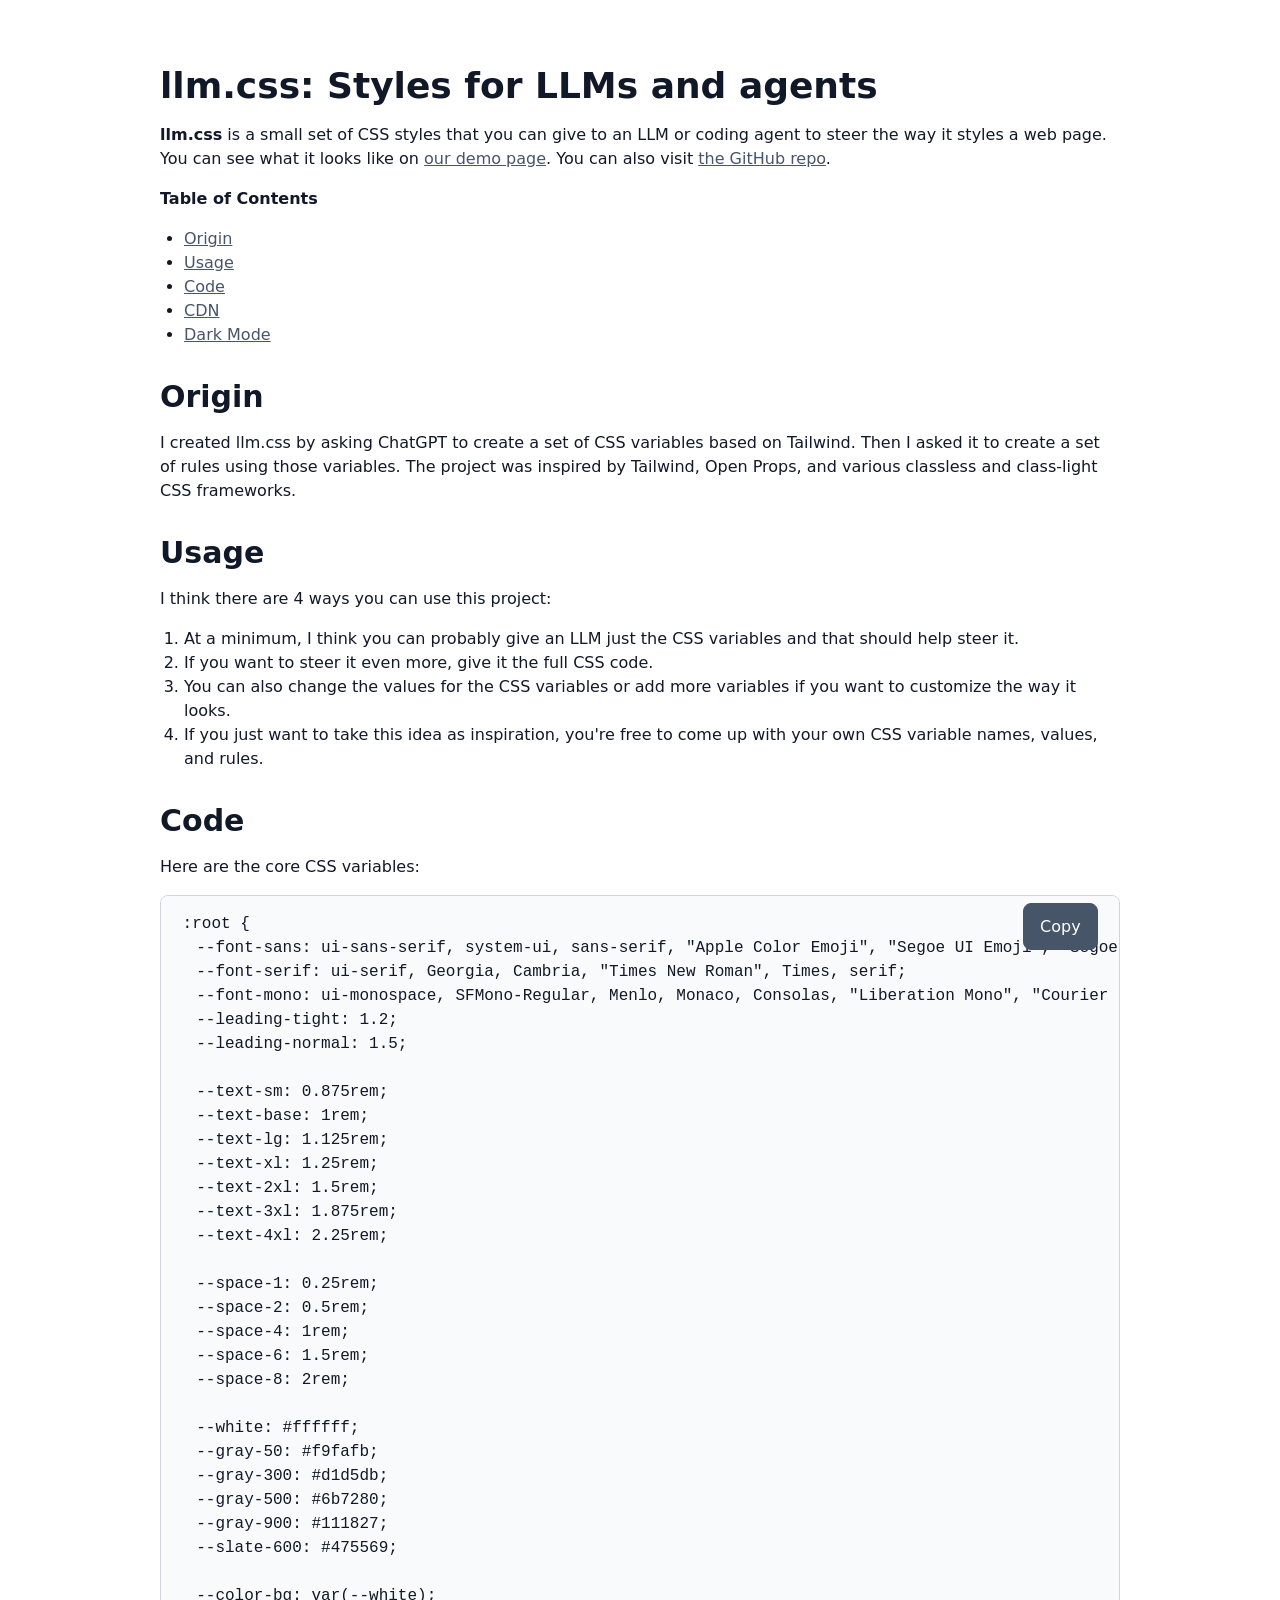
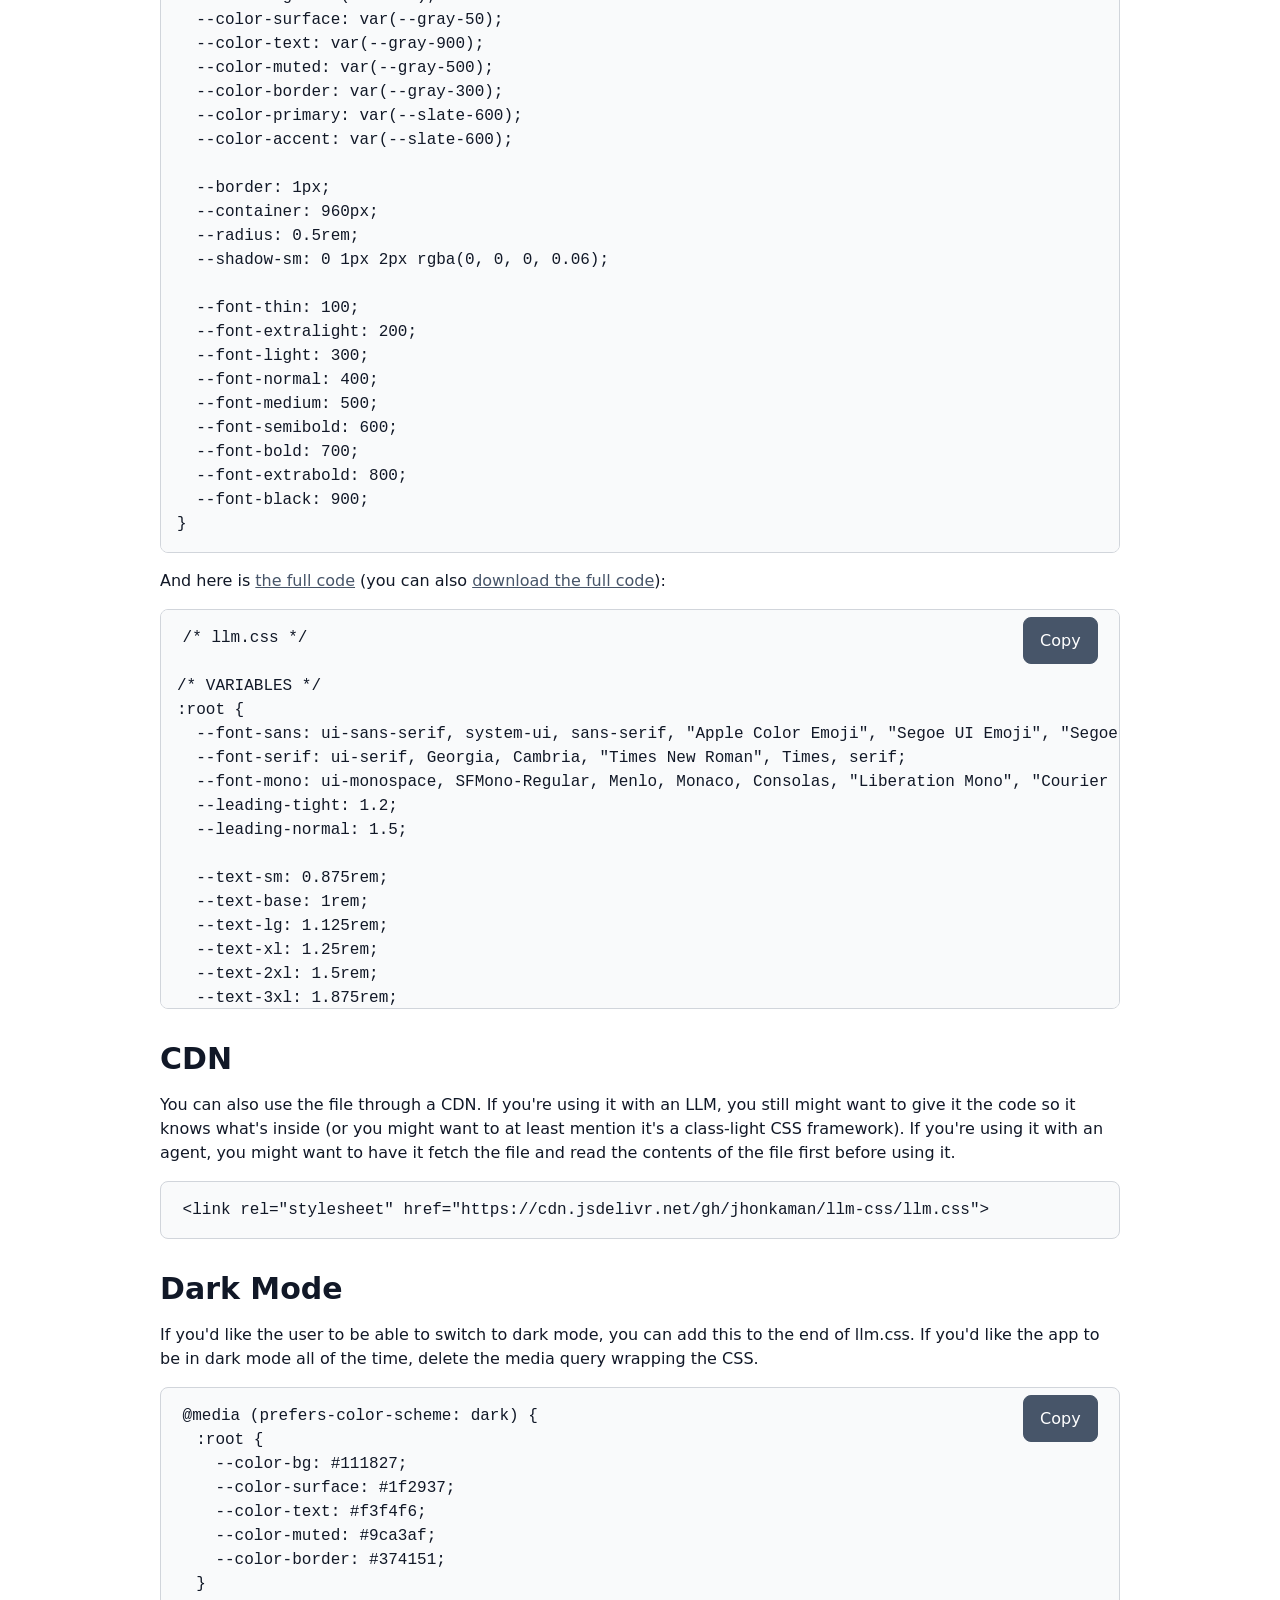
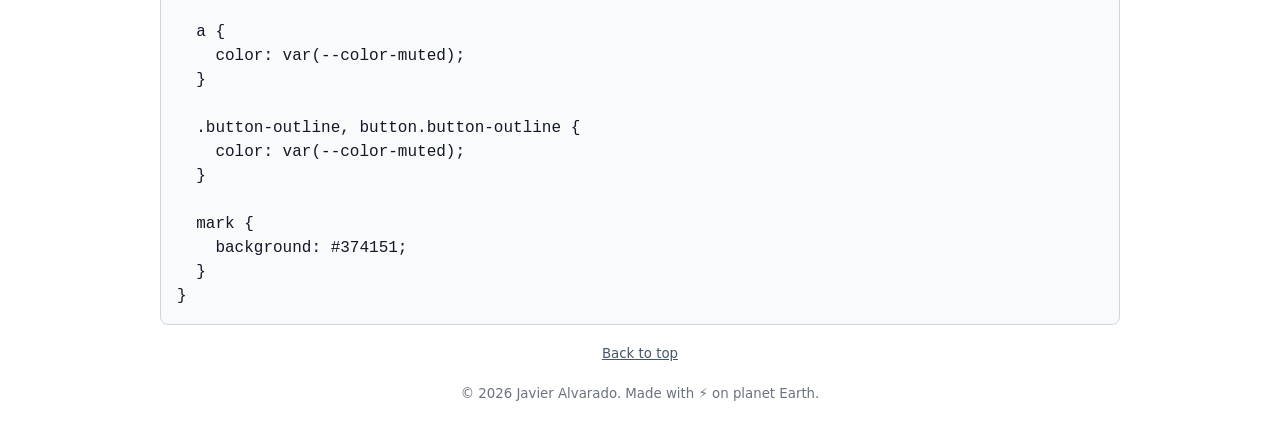
<file: index.html>
<!DOCTYPE html>
<html lang="en">
<head>
  <meta charset="UTF-8">
  <meta name="viewport" content="width=device-width, initial-scale=1.0">

  <title>llm.css - Small set of styles for LLMs or agents</title>

  <link rel="stylesheet" href="llm.css">

  <style>
    .code-block-wrapper {
      position: relative;
      margin-bottom: 1rem;
    }
    .copy-btn {
      position: absolute;
      top: 0.5rem;
      right: 1.4rem;
    }
    .code-block-wrapper.full-code pre {
      max-height: 400px;
      overflow-y: auto;
    }
  </style>
</head>

<body>
  <div class="container">
    <h1>llm.css: Styles for LLMs and agents</h1>

    <p><b>llm.css</b> is a small set of CSS styles that you can give to an LLM or coding agent to steer the way it styles a web page. You can see what it looks like on <a href="demo.html">our demo page</a>. You can also visit <a href="https://github.com/jhonkaman/llm-css">the GitHub repo</a>.</p>

    <b>Table of Contents</b>
    <ul>
      <li><a href="#origin">Origin</a></li>
      <li><a href="#usage">Usage</a></li>
      <li><a href="#code">Code</a></li>
      <li><a href="#cdn">CDN</a></li>
      <li><a href="#dark-mode">Dark Mode</a></li>
    </ul>

    <h2 id="origin">Origin</h2>
    <p>I created llm.css by asking ChatGPT to create a set of CSS variables based on Tailwind. Then I asked it to create a set of rules using those variables. The project was inspired by Tailwind, Open Props, and various classless and class-light CSS frameworks.</p>

    <h2 id="usage">Usage</h2>
    <p>I think there are 4 ways you can use this project:</p>
    <ol>
      <li>At a minimum, I think you can probably give an LLM just the CSS variables and that should help steer it.</li>
      <li>If you want to steer it even more, give it the full CSS code.</li>
      <li>You can also change the values for the CSS variables or add more variables if you want to customize the way it looks.</li>
      <li>If you just want to take this idea as inspiration, you're free to come up with your own CSS variable names, values, and rules.</li>
    </ol>

    <h2 id="code">Code</h2>
    <p>Here are the core CSS variables:</p>
<div class="code-block-wrapper">
<pre><code>
:root {
  --font-sans: ui-sans-serif, system-ui, sans-serif, "Apple Color Emoji", "Segoe UI Emoji", "Segoe UI Symbol", "Noto Color Emoji";
  --font-serif: ui-serif, Georgia, Cambria, "Times New Roman", Times, serif;
  --font-mono: ui-monospace, SFMono-Regular, Menlo, Monaco, Consolas, "Liberation Mono", "Courier New", monospace;
  --leading-tight: 1.2;
  --leading-normal: 1.5;

  --text-sm: 0.875rem;
  --text-base: 1rem;
  --text-lg: 1.125rem;
  --text-xl: 1.25rem;
  --text-2xl: 1.5rem;
  --text-3xl: 1.875rem;
  --text-4xl: 2.25rem;

  --space-1: 0.25rem;
  --space-2: 0.5rem;
  --space-4: 1rem;
  --space-6: 1.5rem;
  --space-8: 2rem;

  --white: #ffffff;
  --gray-50: #f9fafb;
  --gray-300: #d1d5db;
  --gray-500: #6b7280;
  --gray-900: #111827;
  --slate-600: #475569;

  --color-bg: var(--white);
  --color-surface: var(--gray-50);
  --color-text: var(--gray-900);
  --color-muted: var(--gray-500);
  --color-border: var(--gray-300);
  --color-primary: var(--slate-600);
  --color-accent: var(--slate-600);

  --border: 1px;
  --container: 960px;
  --radius: 0.5rem;
  --shadow-sm: 0 1px 2px rgba(0, 0, 0, 0.06);

  --font-thin: 100;
  --font-extralight: 200;
  --font-light: 300;
  --font-normal: 400;
  --font-medium: 500;
  --font-semibold: 600;
  --font-bold: 700;
  --font-extrabold: 800;
  --font-black: 900;
}
</code></pre>
</div>

    <p>And here is <a href="llm.css">the full code</a> (you can also <a href="llm.css" download>download the full code</a>):</p>
    <div class="code-block-wrapper full-code"><pre><code></code></pre></div>

    <h2 id="cdn">CDN</h2>
    <p>You can also use the file through a CDN. If you're using it with an LLM, you still might want to give it the code so it knows what's inside (or you might want to at least mention it's a class-light CSS framework). If you're using it with an agent, you might want to have it fetch the file and read the contents of the file first before using it.</p>
    <pre><code>&lt;link rel=&quot;stylesheet&quot; href=&quot;https://cdn.jsdelivr.net/gh/jhonkaman/llm-css/llm.css&quot;&gt;</code></pre>

    <h2 id="dark-mode">Dark Mode</h2>
    <p>If you'd like the user to be able to switch to dark mode, you can add this to the end of llm.css. If you'd like the app to be in dark mode all of the time, delete the media query wrapping the CSS.</p>
<div class="code-block-wrapper">
<pre><code>
@media (prefers-color-scheme: dark) {
  :root {
    --color-bg: #111827;
    --color-surface: #1f2937;
    --color-text: #f3f4f6;
    --color-muted: #9ca3af;
    --color-border: #374151;
  }

  a {
    color: var(--color-muted);
  }

  .button-outline, button.button-outline {
    color: var(--color-muted);
  }

  mark {
    background: #374151;
  }
}
</code></pre>
</div>
  </div>

  <footer style="text-align: center;">
    <p><small><a href="#top">Back to top</a></small></p>
    <small>&copy; 2026 Javier Alvarado. Made with ⚡️ on planet Earth.</small>
  </footer>

  <script src="main.js"></script>
</body>
</html>
</file>
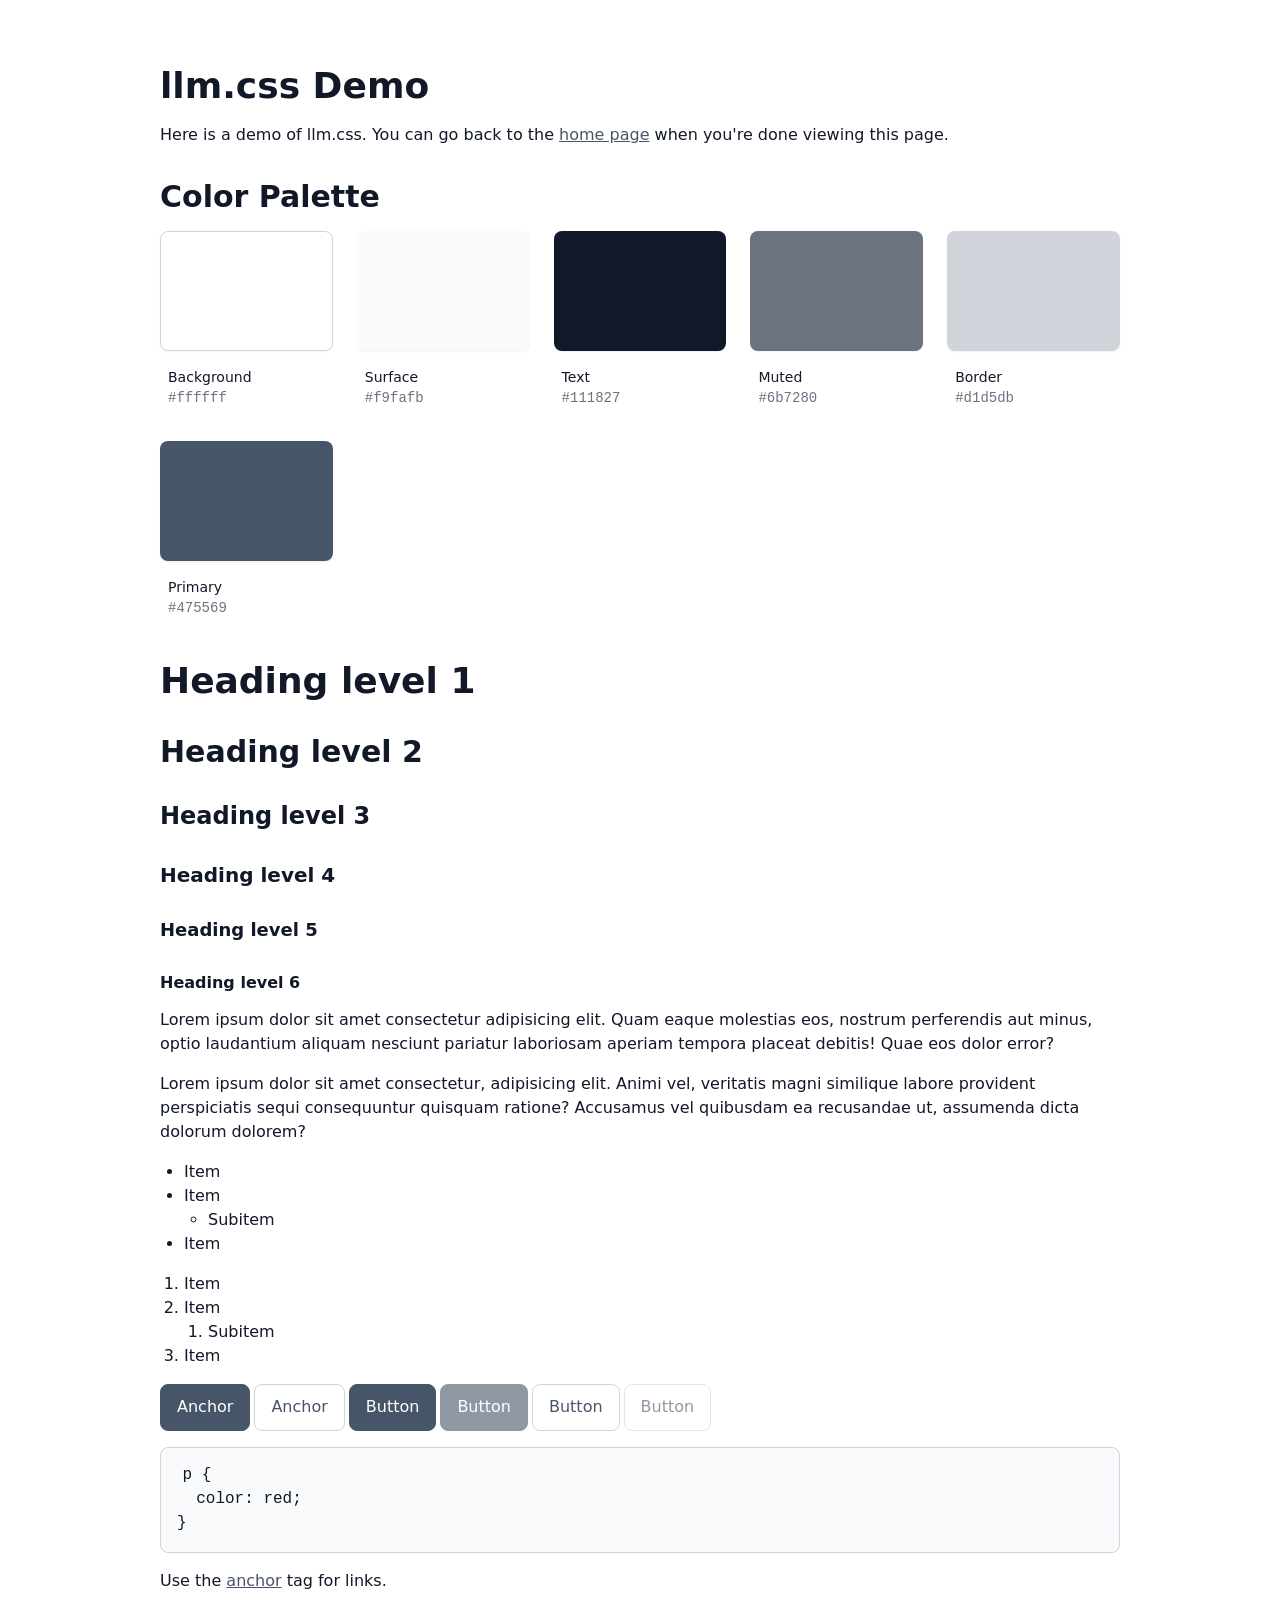
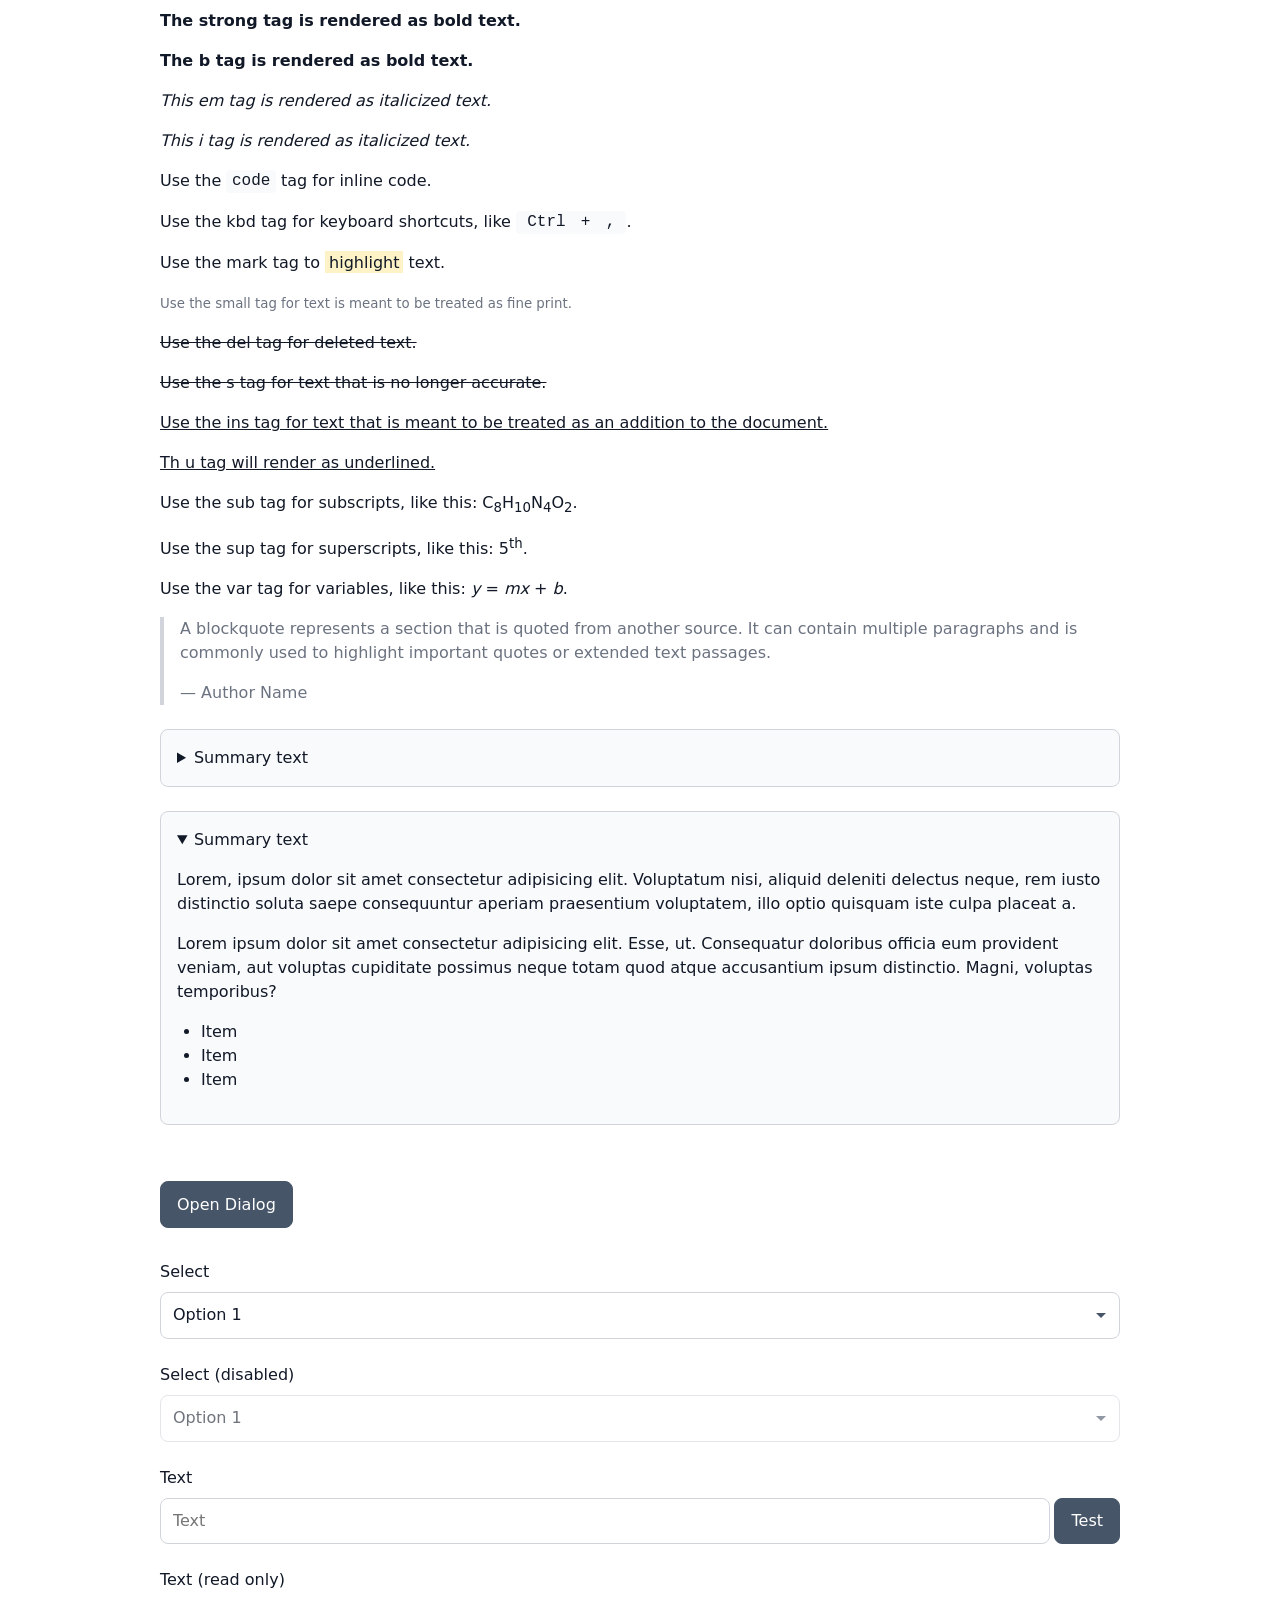
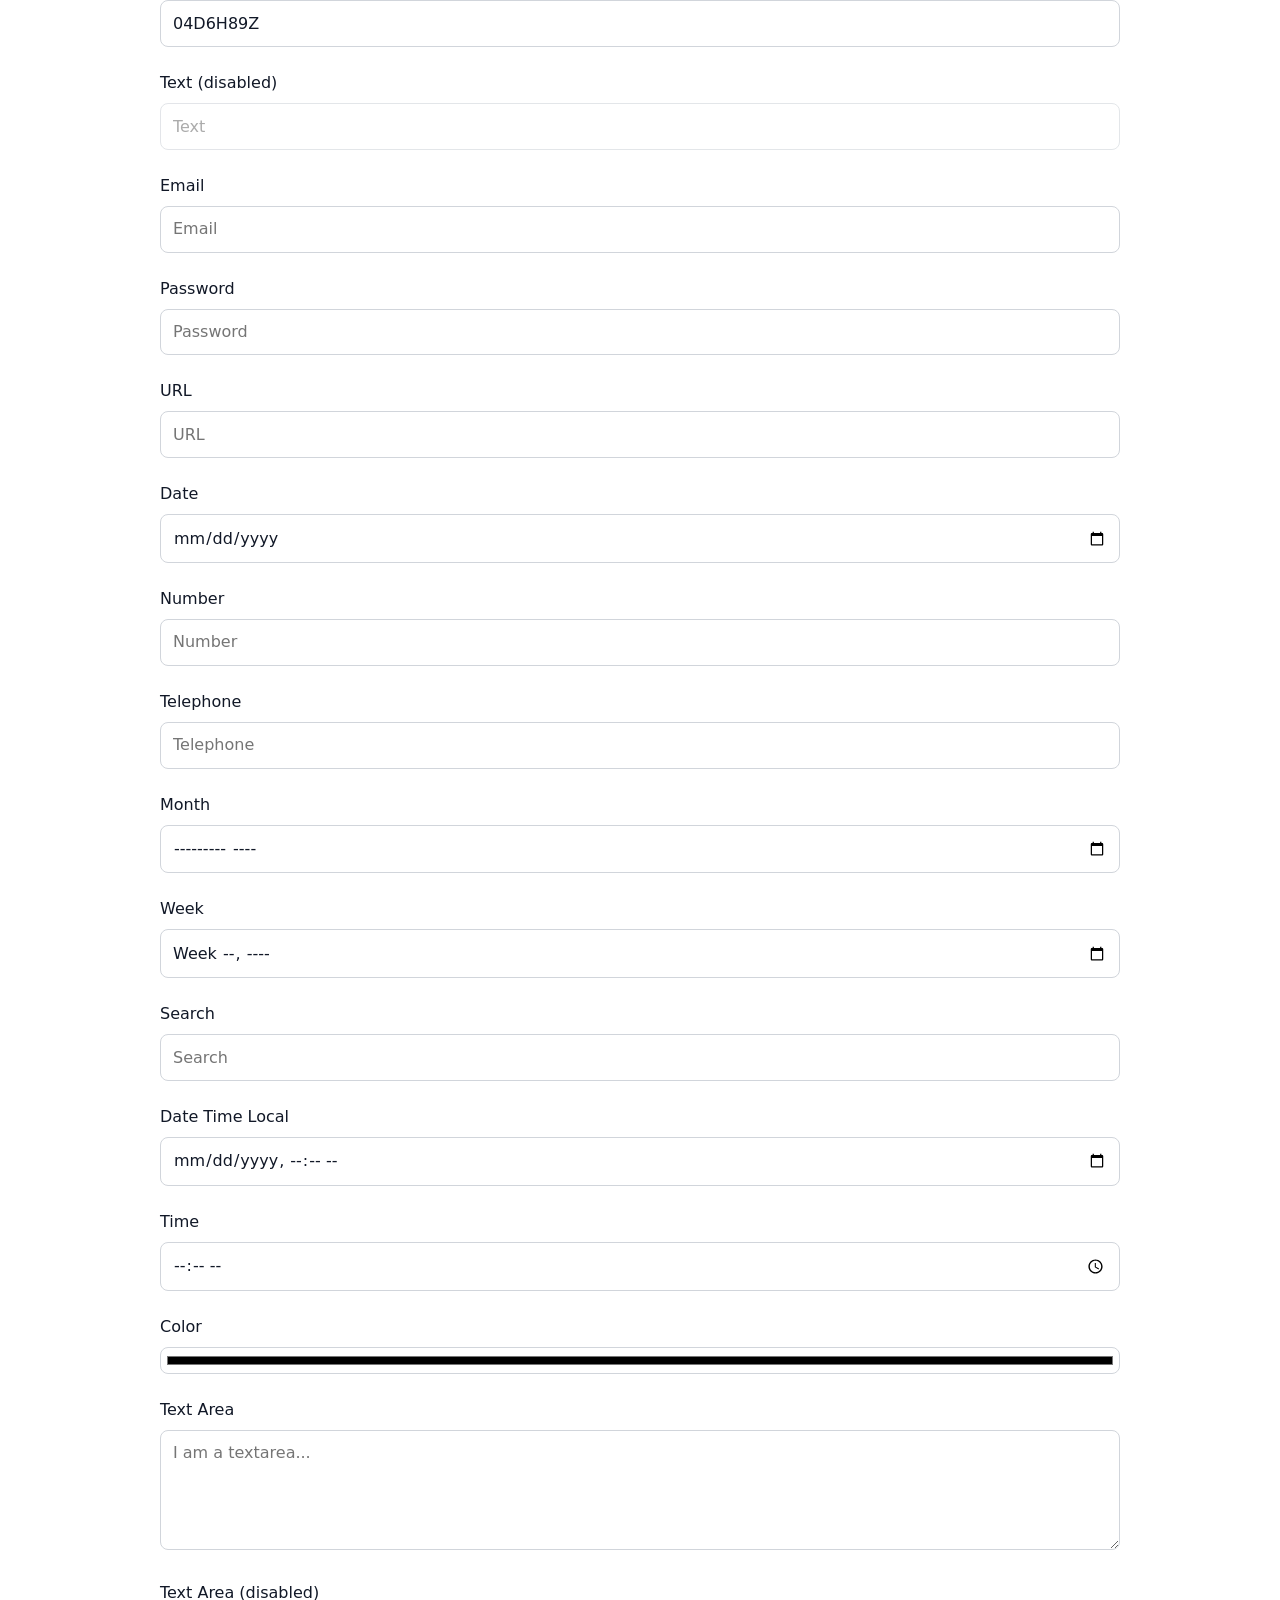
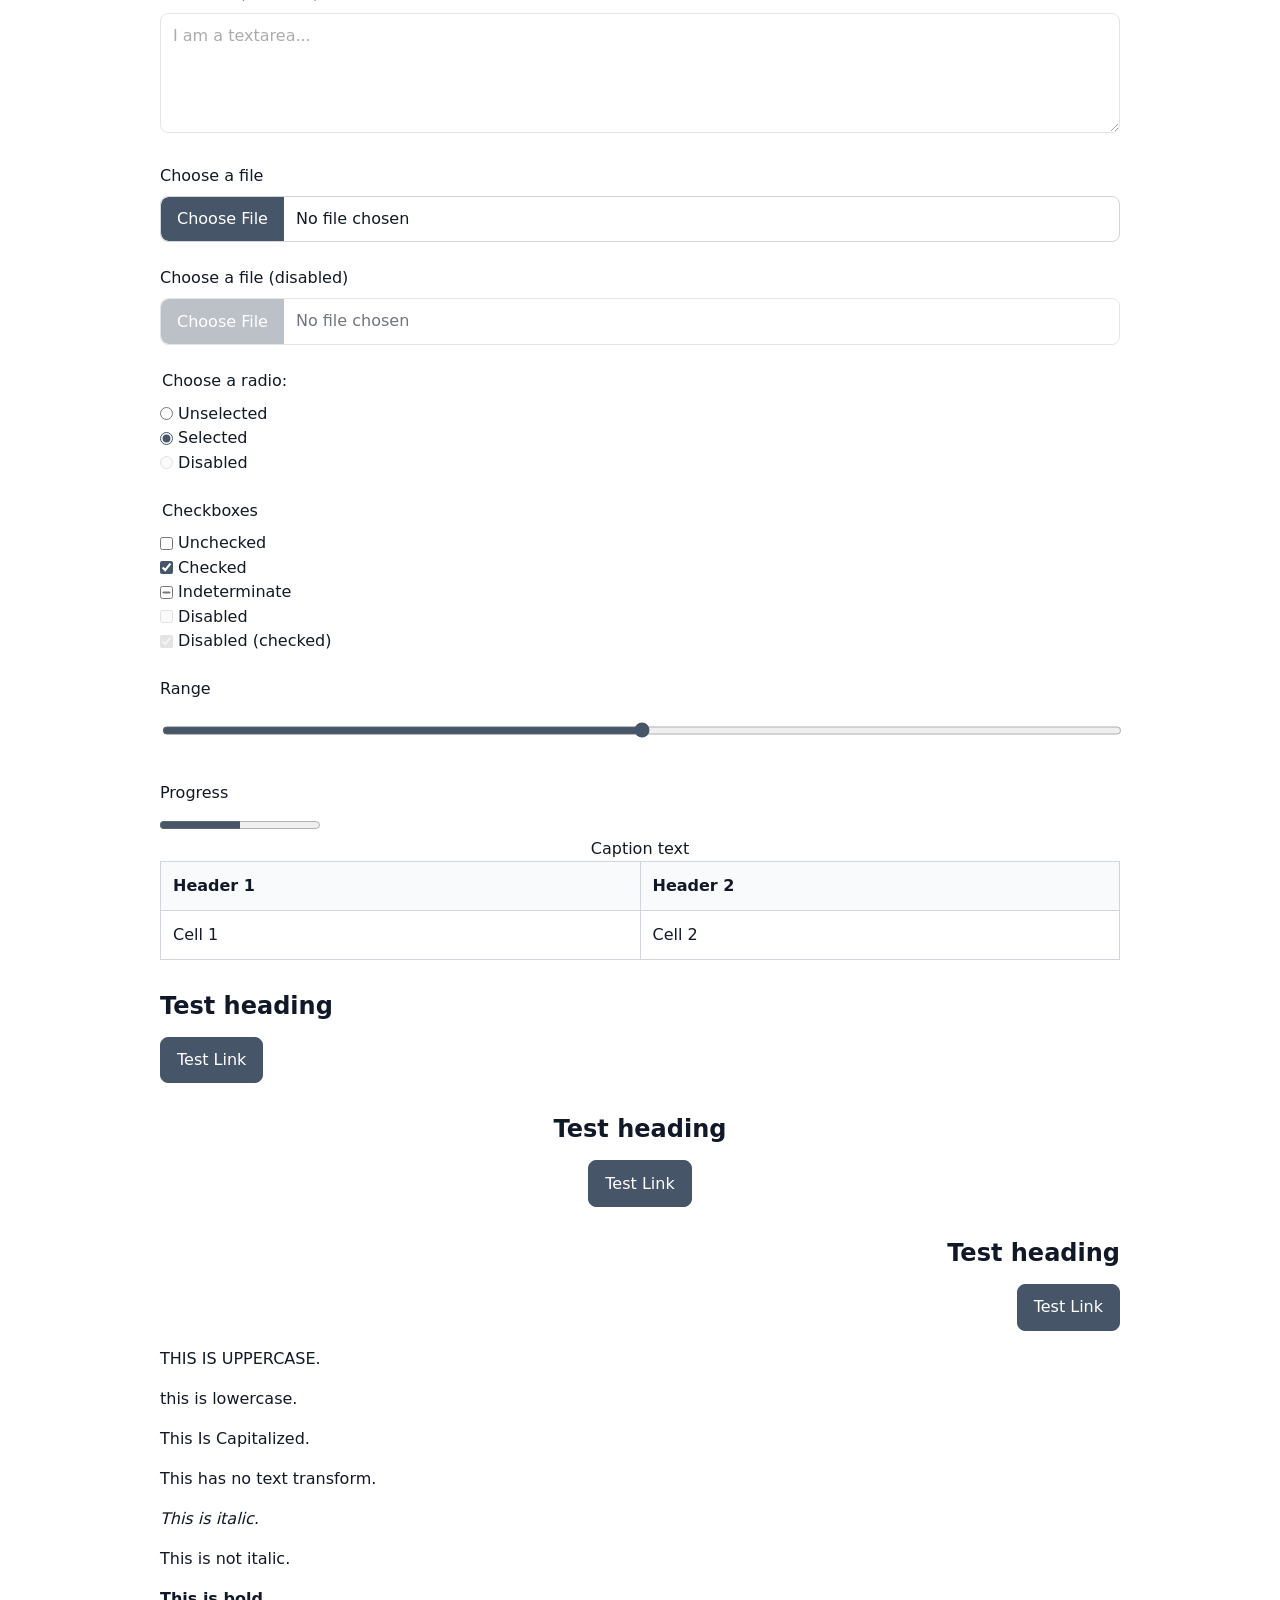
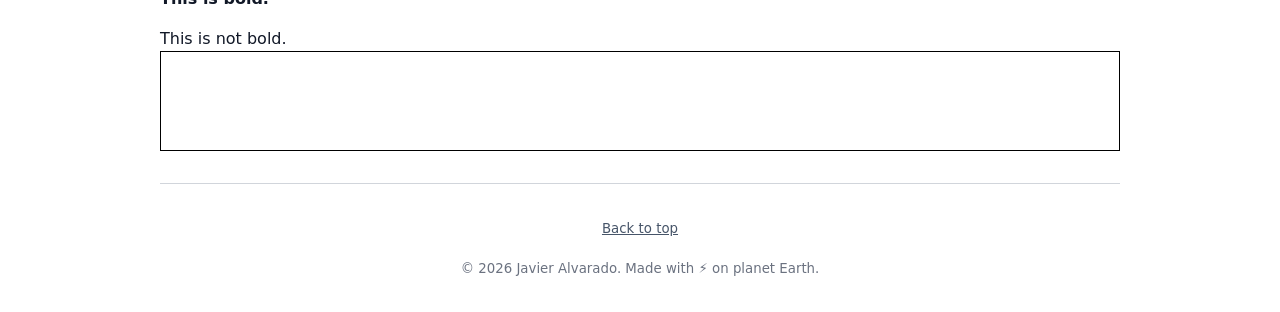
<file: demo.html>
<!DOCTYPE html>
<html lang="en">
<head>
  <meta charset="UTF-8">
  <meta name="viewport" content="width=device-width, initial-scale=1.0">
  <title>llm.css - Demo</title>

  <link rel="stylesheet" href="llm.css">
  <link rel="stylesheet" href="color-palette.css">
</head>

<body>
  <div class="container">
    <h1>llm.css Demo</h1>

    <p>Here is a demo of <span class="highlight">llm.css</span>. You can go back to the <a href="./">home page</a> when you're done viewing this page.</p>

    <!-- COLORS -->
    <h2>Color Palette</h2>
    <div class="color-palette">
      <div class="color-swatch">
        <div class="color-box" style="background-color: var(--color-bg); border: 1px solid var(--color-border);"></div>
        <div class="color-info">
          <div class="color-name">Background</div>
          <div class="color-hex">#ffffff</div>
        </div>
      </div>

      <div class="color-swatch">
        <div class="color-box" style="background-color: var(--color-surface);"></div>
        <div class="color-info">
          <div class="color-name">Surface</div>
          <div class="color-hex">#f9fafb</div>
        </div>
      </div>

      <div class="color-swatch">
        <div class="color-box" style="background-color: var(--color-text);"></div>
        <div class="color-info">
          <div class="color-name">Text</div>
          <div class="color-hex">#111827</div>
        </div>
      </div>

      <div class="color-swatch">
        <div class="color-box" style="background-color: var(--color-muted);"></div>
        <div class="color-info">
          <div class="color-name">Muted</div>
          <div class="color-hex">#6b7280</div>
        </div>
      </div>

      <div class="color-swatch">
        <div class="color-box" style="background-color: var(--color-border);"></div>
        <div class="color-info">
          <div class="color-name">Border</div>
          <div class="color-hex">#d1d5db</div>
        </div>
      </div>

      <div class="color-swatch">
        <div class="color-box" style="background-color: var(--color-primary);"></div>
        <div class="color-info">
          <div class="color-name">Primary</div>
          <div class="color-hex">#475569</div>
        </div>
      </div>
    </div>

    <!-- HEADINGS -->
    <h1>Heading level 1</h1>
    <h2>Heading level 2</h2>
    <h3>Heading level 3</h3>
    <h4>Heading level 4</h4>
    <h5>Heading level 5</h5>
    <h6>Heading level 6</h6>

    <!-- PARAGRAPHS -->
    <p>Lorem ipsum dolor sit amet consectetur adipisicing elit. Quam eaque molestias eos, nostrum perferendis aut minus, optio laudantium aliquam nesciunt pariatur laboriosam aperiam tempora placeat debitis! Quae eos dolor error?</p>
    <p>Lorem ipsum dolor sit amet consectetur, adipisicing elit. Animi vel, veritatis magni similique labore provident perspiciatis sequi consequuntur quisquam ratione? Accusamus vel quibusdam ea recusandae ut, assumenda dicta dolorum dolorem?</p>

    <!-- LISTS -->
    <ul>
      <li>Item</li>
      <li>Item
      <ul><li>Subitem</li></ul>
      </li>
      <li>Item</li>
    </ul>

    <ol>
      <li>Item</li>
      <li>Item
      <ol><li>Subitem</li></ol>
      </li>
      <li>Item</li>
    </ol>

    <!-- BUTTONS -->
    <div style="display: flex; gap: 4px; flex-wrap: wrap;">
      <a href="" class="button">Anchor</a>
      <a href="" class="button-outline">Anchor</a>
      <button type="button">Button</button>
      <button type="button" disabled>Button</button>
      <button type="button" class="button-outline">Button</button>
      <button type="button" class="button-outline" disabled>Button</button>
    </div>

  <!-- CODE -->
<pre class="code"><code>p {
  color: red;
}</code></pre>

    <!-- INLINE -->
    <p>Use the <a href="#">anchor</a> tag for links.</p>
    <p><strong>The strong tag is rendered as bold text.</strong></p>
    <p><b>The b tag is rendered as bold text.</b></p>
    <p><em>This em tag is rendered as italicized text.</em></p>
    <p><i>This i tag is rendered as italicized text.</i></p>
    <p>Use the <code>code</code> tag for inline code.</p>
    <p>Use the kbd tag for keyboard shortcuts, like <kbd><kbd>Ctrl</kbd> + <kbd>,</kbd></kbd>.</p>
    <p>Use the mark tag to <mark>highlight</mark> text.</p>
    <p><small>Use the small tag for text is meant to be treated as fine print.</small></p>
    <p><del>Use the del tag for deleted text.</del></p>
    <p><s>Use the s tag for text that is no longer accurate.</s></p>
    <p><ins>Use the ins tag for text that is meant to be treated as an addition to the document.</ins></p>
    <p><u>Th u tag will render as underlined.</u></p>
    <p>Use the sub tag for subscripts, like this: C<sub>8</sub>H<sub>10</sub>N<sub>4</sub>O<sub>2</sub>.</p>
    <p>Use the sup tag for superscripts, like this: 5<sup>th</sup>.</p>
    <p>Use the var tag for variables, like this: <var>y</var> = <var>m</var><var>x</var> + <var>b</var>.</p>

    <!-- BLOCKQUOTES -->
    <blockquote>
      <p>A blockquote represents a section that is quoted from another source. It can contain multiple paragraphs and is commonly used to highlight important quotes or extended text passages.</p>
      <p>— Author Name</p>
    </blockquote>

    <!-- DETAILS -->
    <details>
      <summary>Summary text</summary>
      <p>Details text</p>
    </details>

    <details open>
      <summary>Summary text</summary>
      <p>Lorem, ipsum dolor sit amet consectetur adipisicing elit. Voluptatum nisi, aliquid deleniti delectus neque, rem iusto distinctio soluta saepe consequuntur aperiam praesentium voluptatem, illo optio quisquam iste culpa placeat a.</p>
      <p>Lorem ipsum dolor sit amet consectetur adipisicing elit. Esse, ut. Consequatur doloribus officia eum provident veniam, aut voluptas cupiditate possimus neque totam quod atque accusantium ipsum distinctio. Magni, voluptas temporibus?</p>
       <ul>
        <li>Item</li>
        <li>Item</li>
        <li>Item</li>
       </ul>
    </details>

    <!-- DIALOG -->
    <button type="button" onclick="document.getElementById('demo-dialog').showModal()" style="margin-block: 2rem;">Open Dialog</button>
    <dialog id="demo-dialog">
      <h2>Dialog Example</h2>
      <p>This is a dialog element. It displays content in a modal overlay and can be closed by the user.</p>
      <div style="display: flex; gap: 0.5rem; justify-content: flex-end;">
        <button type="button" onclick="document.getElementById('demo-dialog').close()">Close</button>
      </div>
    </dialog>

    <!-- FORMS -->
    <form onsubmit="return false;">
      <!-- select -->
      <label for="select-id">Select</label>
      <select name="" id="select-id">
        <option value="">Option 1</option>
        <option value="">Option 2</option>
      </select>

      <label for="select-disabled">Select (disabled)</label>
      <select name="" id="select-disabled" disabled>
        <option value="">Option 1</option>
        <option value="">Option 2</option>
      </select>

      <!-- input -->
      <label for='text'>Text</label>
      <div style="display: flex; gap: .25rem; align-items: baseline;">
        <input type='text' name='text' id='text' placeholder='Text'>
        <button>Test</button>
      </div>

      <label for='id'>Text (read only)</label>
      <input readonly name='id' id='id' value='04D6H89Z'>

      <label for='disabled'>Text (disabled)</label>
      <input disabled name='disabled' id='disabled' placeholder='Text'>

      <label for='email'>Email</label>
      <input type='email' name='email' id='email' placeholder='Email'>

      <label for='password'>Password</label>
      <input type='password' name='password' id='password' placeholder='Password'>

      <label for='url'>URL</label>
      <input type='url' name='url' id='url' placeholder='URL'>

      <label for='date'>Date</label>
      <input type='date' name='date' id='date'>

      <label for='number'>Number</label>
      <input type='number' name='number' id='number' placeholder='Number'>

      <label for='tel'>Telephone</label>
      <input type='tel' name='tel' id='tel' placeholder='Telephone'>

      <label for='month'>Month</label>
      <input type='month' name='month' id='month' placeholder='Month'>

      <label for='week'>Week</label>
      <input type='week' name='week' id='week' placeholder='Week'>

      <label for='search'>Search</label>
      <input type='search' name='search' id='search' placeholder='Search'>

      <label for='datetime-local'>Date Time Local</label>
      <input type='datetime-local' name='datetime-local' id='datetime-local'>

      <label for='time'>Time</label>
      <input type='time' name='time' id='time'>

      <label for='color'>Color</label>
      <input type='color' name='color' id='color' value='#000000'>

      <label for='about'>Text Area</label>
      <textarea name='about' id='about' placeholder='I am a textarea...'></textarea>

      <label for='textarea-disabled'>Text Area (disabled)</label>
      <textarea name='about' id='textarea-disabled' placeholder='I am a textarea...' disabled></textarea>

      <!-- file -->
      <label for="file">Choose a file</label>
      <input type="file" name="" id="file">

      <label for="file-disabled">Choose a file (disabled)</label>
      <input type="file" name="" id="file-disabled" disabled>

      <!-- radio -->
      <fieldset>
        <legend>Choose a radio:</legend>
        <div>
          <input type='radio' id='unselected-radio' name='radios' value='unselected'>
          <label for='unselected-radio'>Unselected</label>
        </div>
        <div>
          <input type='radio' id='selected-radio' name='radios' value='selected' checked>
          <label for='selected-radio'>Selected</label>
        </div>
        <div>
          <input type='radio' id='disabled-radio' name='radios' value='disabled' disabled>
          <label for='disabled-radio'>Disabled</label>
        </div>
      </fieldset>

      <!-- checkboxes -->
      <fieldset>
        <legend>Checkboxes</legend>
        <div>
          <input type='checkbox' name='unchecked' id='unchecked'>
          <label for='unchecked'>Unchecked</label>
        </div>
        <div>
          <input type='checkbox' name='remember' id='remember' checked>
          <label for='remember'>Checked</label>
        </div>
        <div>
          <input type='checkbox' name='indeterminate' id='indeterminate'>
          <label for='indeterminate'>Indeterminate</label>
        </div>
        <div>
          <input type='checkbox' name='disabled1' id='disabled1' disabled>
          <label for='disabled1'>Disabled</label>
        </div>
        <div>
          <input type='checkbox' name='disabled2' id='disabled2' disabled checked>
          <label for='disabled2'>Disabled (checked)</label>
        </div>
      </fieldset>

      <label for="range">Range</label>
      <input type="range" id="range" name="range" />

      <label for="progress">Progress</label>
      <progress id="progress" max="100" value="50">50%</progress>
    </form>

    <!-- TABLES -->
    <table>
      <caption>Caption text</caption>
      <tr>
        <th>Header 1</th>
        <th>Header 2</th>
      </tr>
      <tr>
        <td>Cell 1</td>
        <td>Cell 2</td>
      </tr>
    </table>

    <!-- UTILITIES -->
    <div class="text-start">
      <h3>Test heading</h3>
      <a href="" class="button">Test Link</a>
    </div>

    <div class="text-center">
      <h3>Test heading</h3>
      <a href="" class="button">Test Link</a>
    </div>

    <div class="text-end">
      <h3>Test heading</h3>
      <a href="" class="button">Test Link</a>
    </div>

    <p class="uppercase">This is uppercase.</p>
    <p class="lowercase">This is lowercase.</p>
    <p class="capitalize">This is capitalized.</p>
    <p class="normal-case">This has no text transform.</p>
    <p class="italic">This is italic.</p>
    <i class="not-italic">This is not italic.</i>
    <p class="font-bold">This is bold.</p>
    <b class="font-normal">This is not bold.</b>

    <img style="border: solid 1px black; height: 100px;" width="1920" height="1080" src="[data-uri]" alt="" />
    <hr>
  </div>


  <footer class="text-center">
    <p><small><a href="#top">Back to top</a></small></p>
    <small>&copy; 2026 Javier Alvarado. Made with ⚡️ on planet Earth.</small>
  </footer>

  <script>
    // Create indeterminate checkbox
    document.getElementById('indeterminate').indeterminate = true;

    // Add asterisk to title if URL contains localhost or 127.0.0.1
    if (window.location.href.includes('localhost') || window.location.href.includes('127.0.0.1')) {
      document.title = '🟢 ' + document.title;
    }
  </script>
</body>
</html>
</file>
<file: llm.css>
/* llm.css */

/* VARIABLES */
:root {
  --font-sans: ui-sans-serif, system-ui, sans-serif, "Apple Color Emoji", "Segoe UI Emoji", "Segoe UI Symbol", "Noto Color Emoji";
  --font-serif: ui-serif, Georgia, Cambria, "Times New Roman", Times, serif;
  --font-mono: ui-monospace, SFMono-Regular, Menlo, Monaco, Consolas, "Liberation Mono", "Courier New", monospace;
  --leading-tight: 1.2;
  --leading-normal: 1.5;

  --text-sm: 0.875rem;
  --text-base: 1rem;
  --text-lg: 1.125rem;
  --text-xl: 1.25rem;
  --text-2xl: 1.5rem;
  --text-3xl: 1.875rem;
  --text-4xl: 2.25rem;

  --space-1: 0.25rem;
  --space-2: 0.5rem;
  --space-4: 1rem;
  --space-6: 1.5rem;
  --space-8: 2rem;

  --white: #ffffff;
  --gray-50: #f9fafb;
  --gray-300: #d1d5db;
  --gray-500: #6b7280;
  --gray-900: #111827;
  --slate-600: #475569;

  --color-bg: var(--white);
  --color-surface: var(--gray-50);
  --color-text: var(--gray-900);
  --color-muted: var(--gray-500);
  --color-border: var(--gray-300);
  --color-primary: var(--slate-600);
  --color-accent: var(--slate-600);

  --border: 1px;
  --container: 960px;
  --radius: 0.5rem;
  --shadow-sm: 0 1px 2px rgba(0, 0, 0, 0.06);

  --font-thin: 100;
  --font-extralight: 200;
  --font-light: 300;
  --font-normal: 400;
  --font-medium: 500;
  --font-semibold: 600;
  --font-bold: 700;
  --font-extrabold: 800;
  --font-black: 900;
}

/* ELEMENTS */
*, *::before, *::after {
  box-sizing: border-box;
}

html {
  background: var(--color-bg);
  color: var(--color-text);
  font-family: var(--font-sans);
  line-height: var(--leading-normal);
}

body {
  margin: 0;
  padding: var(--space-8) var(--space-6);
}

h1, h2, h3, h4, h5, h6 {
  line-height: var(--leading-tight);
  margin-top: var(--space-8);
  margin-bottom: var(--space-4);
}

h1 {
  font-size: var(--text-4xl);
}

h2 {
  font-size: var(--text-3xl);
}

h3 {
  font-size: var(--text-2xl);
}

h4 {
  font-size: var(--text-xl);
}

h5 {
  font-size: var(--text-lg);
}

h6 {
  font-size: var(--text-base);
}

ul, ol {
  padding-left: 1.5rem;
}

li > ul, li > ol {
  margin-bottom: 0;
}

a {
  color: var(--color-primary);
}

a:hover {
  opacity: 0.92;
}

img {
  display: block;
  height: auto;
  max-width: 100%;
}

pre {
  background: var(--color-surface);
  border: var(--border) solid var(--color-border);
  border-radius: var(--radius);
  overflow-x: auto;
  padding: var(--space-4);
}

code, kbd, pre {
  font-family: var(--font-mono);
}

code, kbd {
  background: var(--color-surface);
  border-radius: calc(var(--radius) / 2);
  padding: 0.15rem 0.35rem;
}

details {
  background: var(--color-surface);
  border: var(--border) solid var(--color-border);
  border-radius: var(--radius);
  margin-bottom: var(--space-6);
  padding: var(--space-4);
}

summary {
  cursor: pointer;
  font-weight: 500;
}

blockquote {
  border-left: 4px solid var(--color-border);
  color: var(--color-muted);
  margin: 0 0 var(--space-6);
  padding-left: var(--space-4);
}

small {
  color: var(--color-muted);
}

mark {
  background: #fef3c7;
  color: inherit;
  padding: 0.1rem 0.25rem;
}

hr {
  border: 0;
  border-top: 1px solid var(--color-border);
  margin: var(--space-8) 0;
}

/* FORMS */
form > * + label {
  margin-top: var(--space-6);
}

label {
  display: block;
  font-weight: 500;
  margin-bottom: var(--space-2);
}

fieldset {
  border: none;
  margin: var(--space-6) 0 0;
  padding: 0;
}

legend {
  font-weight: 500;
  margin-bottom: var(--space-2);
}

input, textarea, select {
  background: transparent;
  border: var(--border) solid var(--color-border);
  border-radius: var(--radius);
  color: var(--color-text);
  font: inherit;
  padding: 0.65rem 0.75rem;
  width: 100%;
}

select {
  appearance: none;
  background-image: url("data:image/svg+xml,%3Csvg xmlns='http://www.w3.org/2000/svg' width='12' height='12' viewBox='0 0 12 12'%3E%3Cpath fill='%23475569' d='M1 4l5 5 5-5'/%3E%3C/svg%3E");
  background-repeat: no-repeat;
  background-position: right 0.75rem center;
  background-size: 12px;
}

input[type="checkbox"] + label, input[type="radio"] + label {
  display: inline;
  font-weight: normal;
  vertical-align: middle;
}

input[type="checkbox"], input[type="radio"] {
  margin: 0;
  vertical-align: middle;
  width: initial;
}

input[type="checkbox"], input[type="radio"], input[type="range"], progress {
  accent-color: var(--color-accent);
}

input[type="color"] {
  cursor: pointer;
  /* height: 2.5rem; */
  padding: 0.25rem;
}

input[type="file"] {
  border: var(--border) solid var(--color-border);
  cursor: pointer;
  padding: 0;
}

input[type="file"]::file-selector-button {
  background: var(--color-primary);
  border: none;
  border-radius: var(--radius) 0 0 var(--radius);
  color: white;
  cursor: pointer;
  font: inherit;
  font-weight: 500;
  margin-right: 0.75rem;
  padding: 0.65rem 1rem;
  transition: opacity 120ms ease;
}

input[type="file"]::file-selector-button:hover {
  opacity: 0.92;
}

input[type="file"]:disabled::file-selector-button {
  cursor: not-allowed;
  opacity: 0.6;
}

textarea {
  min-height: 120px;
  resize: vertical;
}

/* DIALOGS */
dialog {
  background: var(--color-bg);
  border: var(--border) solid var(--color-border);
  border-radius: var(--radius);
  box-shadow: 0 10px 25px rgba(0, 0, 0, 0.1);
  max-width: 32rem;
  width: calc(100% - var(--space-2) * 2);
  padding: var(--space-8);
}

dialog > :first-child {
  margin-top: 1rem;
}

dialog:focus-visible {
  outline: 2px solid var(--color-surface);
  outline-offset: 1px;
}

/* TABLES */
table {
  border-collapse: collapse;
  width: 100%;
}

th, td {
  border: var(--border) solid var(--color-border);
  padding: 0.75rem;
  text-align: left;
}

th {
  background: var(--color-surface);
}

/* COMPONENTS */
.container {
  margin-inline: auto;
  width: min(100%, var(--container));
}

button, .button, .button-outline {
  border-radius: var(--radius);
  cursor: pointer;
  display: inline-block;
  font: inherit;
  padding: 0.65rem 1rem;
  text-decoration: none;
  transition: 120ms ease;
}

button, .button {
  background: var(--color-primary);
  border: var(--border) solid var(--color-primary);
  color: white;
}

button:hover, .button:hover {
  opacity: 0.92;
}

.button-outline, button.button-outline {
  background: transparent;
  border: var(--border) solid var(--color-border);
  color: var(--color-primary);
}

button:disabled, input:disabled, textarea:disabled, select:disabled {
  cursor: not-allowed;
  opacity: 0.6;
}

button:focus-visible {
  outline: 2px solid var(--color-primary);
  outline-offset: 1px;
}

a:focus-visible, input:focus-visible, textarea:focus-visible, select:focus-visible {
  outline: 2px solid var(--color-primary);
}

/* UTILITIES */
.uppercase { text-transform: uppercase !important; }
.lowercase { text-transform: lowercase !important; }
.capitalize { text-transform: capitalize !important; }
.normal-case { text-transform: none !important; }

.italic { font-style: italic !important; }
.not-italic { font-style: normal !important; }

.font-thin { font-weight: var(--font-thin) !important; }
.font-extralight { font-weight: var(--font-extralight) !important; }
.font-light { font-weight: var(--font-light) !important; }
.font-normal { font-weight: var(--font-normal) !important; }
.font-medium { font-weight: var(--font-medium) !important; }
.font-semibold { font-weight: var(--font-semibold) !important; }
.font-bold { font-weight: var(--font-bold) !important; }
.font-extrabold { font-weight: var(--font-extrabold) !important; }
.font-black { font-weight: var(--font-black) !important; }

.text-center { text-align: center !important; }
.text-start { text-align: start !important; }
.text-end { text-align: end !important; }
</file>
<file: color-palette.css>
/* color-palette.css */

.color-palette {
  display: grid;
  grid-template-columns: repeat(auto-fit, minmax(150px, 1fr));
  gap: var(--space-6);
  margin-bottom: var(--space-6);
}

.color-swatch {
  display: flex;
  flex-direction: column;
  gap: var(--space-2);
}

.color-box {
  width: 100%;
  height: 120px;
  border-radius: var(--radius);
  box-shadow: var(--shadow-sm);
}

.color-info {
  padding: var(--space-2);
}

.color-name {
  font-weight: 500;
  color: var(--color-text);
  font-size: var(--text-sm);
}

.color-hex {
  color: var(--color-muted);
  font-family: var(--font-mono);
  font-size: var(--text-sm);
}

@media (prefers-color-scheme: dark) {
  :root {
    --color-bg: #111827;
    --color-surface: #1f2937;
    --color-text: #f3f4f6;
    --color-muted: #9ca3af;
    --color-border: #374151;
  }

  a {
    color: var(--color-muted);
  }

  .button-outline, button.button-outline {
    color: var(--color-muted);
  }

  mark {
    background: #374151;
  }
}
</file>
